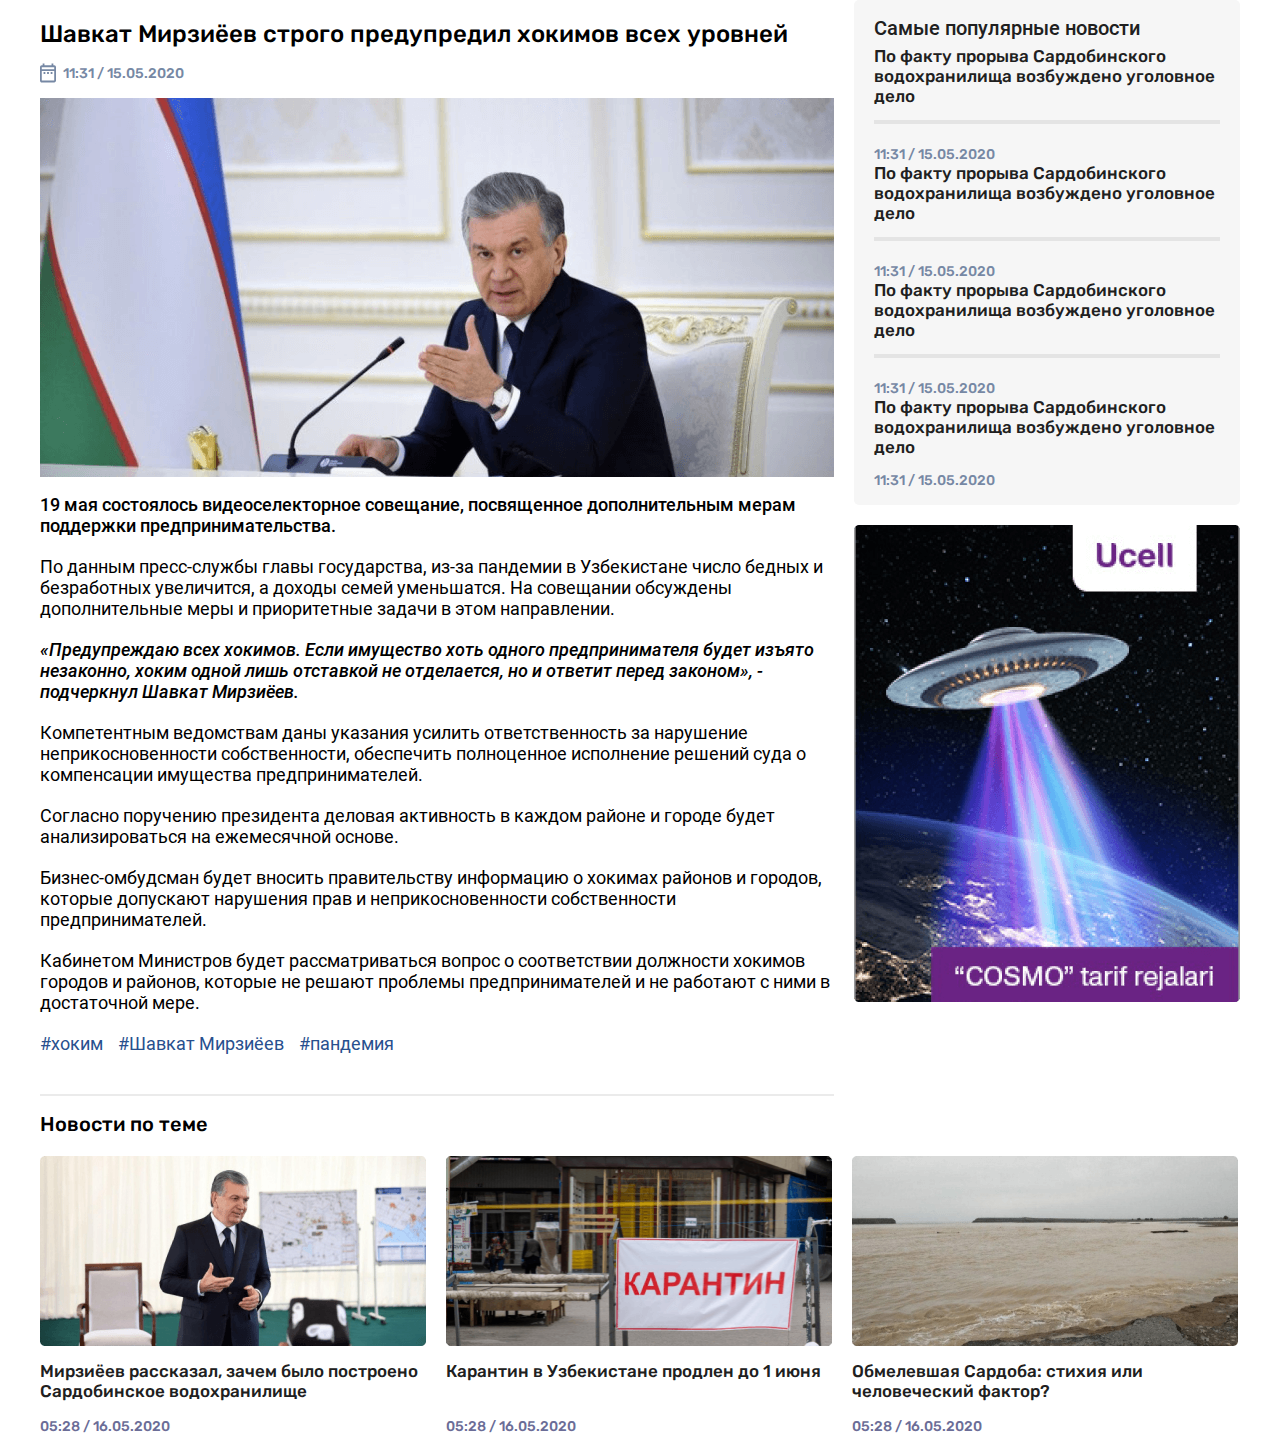
<file: index.html>
<!DOCTYPE html>
<html lang="en">

<head>
  <meta charset="UTF-8">
  <meta http-equiv="X-UA-Compatible" content="IE=edge">
  <meta name="viewport" content="width=device-width, initial-scale=1.0">
  <link rel="stylesheet" href="css/style.css">
  <title>Namanganliklar24</title>
</head>

<body>
  <main>
    <section class="post">
      <div class="main-section container">
        <div class="post-section ">
          <article class="post">
            <h2 class="post-heading">Шавкат Мирзиёев строго предупредил хокимов всех уровней</h2>
            <time class="post-time" datetime="2020-05-15T11:31">11:31 / 15.05.2020</time>
            <div class="post-img">
            </div>
            <div class="post-descripition">
              <p class="post-info-bold">
                19 мая состоялось видеоселекторное совещание, посвященное дополнительным мерам поддержки
                предпринимательства.
              </p>
              <p class="post-info">По данным пресс-службы главы государства, из-за пандемии в Узбекистане число бедных и
                безработных увеличится, а доходы семей уменьшатся. На совещании обсуждены дополнительные меры и
                приоритетные задачи в этом направлении.</p>
              <p class="post-info-bold post-info-italic">
                «Предупреждаю всех хокимов. Если имущество хоть одного предпринимателя будет изъято незаконно, хоким одной
                лишь отставкой не отделается, но и ответит перед законом», - подчеркнул Шавкат Мирзиёев.
              </p>
              <p class="post-info">
                Компетентным ведомствам даны указания усилить ответственность за нарушение неприкосновенности
                собственности, обеспечить полноценное исполнение решений суда о компенсации имущества предпринимателей.
              </p>
              <p class="post-info">
                Согласно поручению президента деловая активность в каждом районе и городе будет анализироваться на
                ежемесячной основе. </p>
              <p class="post-info">Бизнес-омбудсман будет вносить правительству информацию о хокимах районов и городов,
                которые допускают нарушения прав и неприкосновенности собственности предпринимателей.</p>
              <p class="post-info">
                Кабинетом Министров будет рассматриваться вопрос о соответствии должности хокимов городов и районов,
                которые не решают проблемы предпринимателей и не работают с ними в достаточной мере.
              </p>
            </div>
            <div class="post-hashtag">
              <ul class="hash-tag-list">
                <li class="hash-tag-item">
                  <a href="#" class="hash-tag-link">#хоким</a>
                </li>
                <li class="hash-tag-item">
                  <a href="#" class="hash-tag-link">#Шавкат Мирзиёев</a>
                </li>
                <li class="hash-tag-item">
                  <a href="#" class="hash-tag-link">#пандемия</a>
                </li>
              </ul>
            </div>
          </article>
        </div>
        <div class="right-section">
          <section class="important-news">
            <div class="important-news-box">
              <h3 class="important-news-heading">
                Cамые популярные новости
              </h3>
              <ul class="important-news-list">
                <li class="important-news-item">
                  <a  class="important-news-link"  href="#">
                    <p class="important-news-paragraph important-news-line">По факту прорыва Сардобинского водохранилища
                      возбуждено уголовное дело</p>
                    <time class="important-news-time" datetime="2020-05-15 23:31">11:31 / 15.05.2020</time>
                  </a>
                </li>
                <li class="important-news-item">
                  <a class="important-news-link" href="#">
                    <p class="important-news-paragraph important-news-line">По факту прорыва Сардобинского водохранилища
                      возбуждено уголовное дело</p>
                    <time class="important-news-time" datetime="2020-05-15 23:31">11:31 / 15.05.2020</time>
                  </a>
                </li>
                <li class="important-news-item">
                  <a class="important-news-link" href="#">
                    <p class="important-news-paragraph important-news-line">По факту прорыва Сардобинского водохранилища
                      возбуждено уголовное дело</p>
                    <time class="important-news-time" datetime="2020-05-15 23:31">11:31 / 15.05.2020</time>
                  </a>
                </li>
                <li class="important-news-item">
                  <p class="important-news-paragraph">По факту прорыва Сардобинского водохранилища
                    возбуждено уголовное дело</p>
                  <time class="important-news-time" datetime="2020-05-15 23:31">11:31 / 15.05.2020</time>
                </li>
              </ul>
            </div>
          </section>
          <a href="#" target="_blank"><img src="img/usel.png" alt="usel" width="386" height="477" srcset="img/usel.png 1x, img/usel@2x.png 2x"></a>
        </div>
      </div>
    </section>
  </main>


  <section class="related-news container">
    <!-- <div class="news-border"></div>/ -->

    <div class="site-news">
      <h2 class="site-news-h2">Новости по теме</h2>

      <div class="site-news-down">
        <ul class="site-news-icon">
          <li>
            <a class="site-news-icon-link" href="#">
              <img src="./img/prizdent-icon.png" alt="prezdent img" width="386" height="190">

            <h3 class="site-news-icon-h3">Мирзиёев рассказал, зачем было построено Сардобинское водохранилище</h3>
            <time class="site-news-icon-time" datetime="2020-05-16T17:28">05:28 / 16.05.2020</time>
          </a>
          </li>
        </ul>

        <ul class="site-news-icon">
          <li>
            <a class="site-news-icon-link" href="#">
              <img src="./img/karantin-icon.png" alt="prezdent img" width="386" height="190">
              <h3 class="site-news-icon-h3">Карантин в Узбекистане продлен до 1 июня</h3>
              <time class="site-news-icon-time" datetime="2020-05-16T17:28">05:28 / 16.05.2020</time>
            </a>
            </li>
        </ul>

        <ul class="site-news-icon">
          <li>
            <a class="site-news-icon-link" href="#">
              <img src="./img/sardoba-icon.png" alt="prezdent img" width="386" height="190">
              <h3 class="site-news-icon-h3">Обмелевшая Сардоба: стихия или человеческий фактор?</h3>
              <time class="site-news-icon-time" datetime="2020-05-16T17:28">05:28 / 16.05.2020</time>
            </a>
          </li>
        </ul>
      </div>
    </div>
  </section>

</body>

</html>
</file>
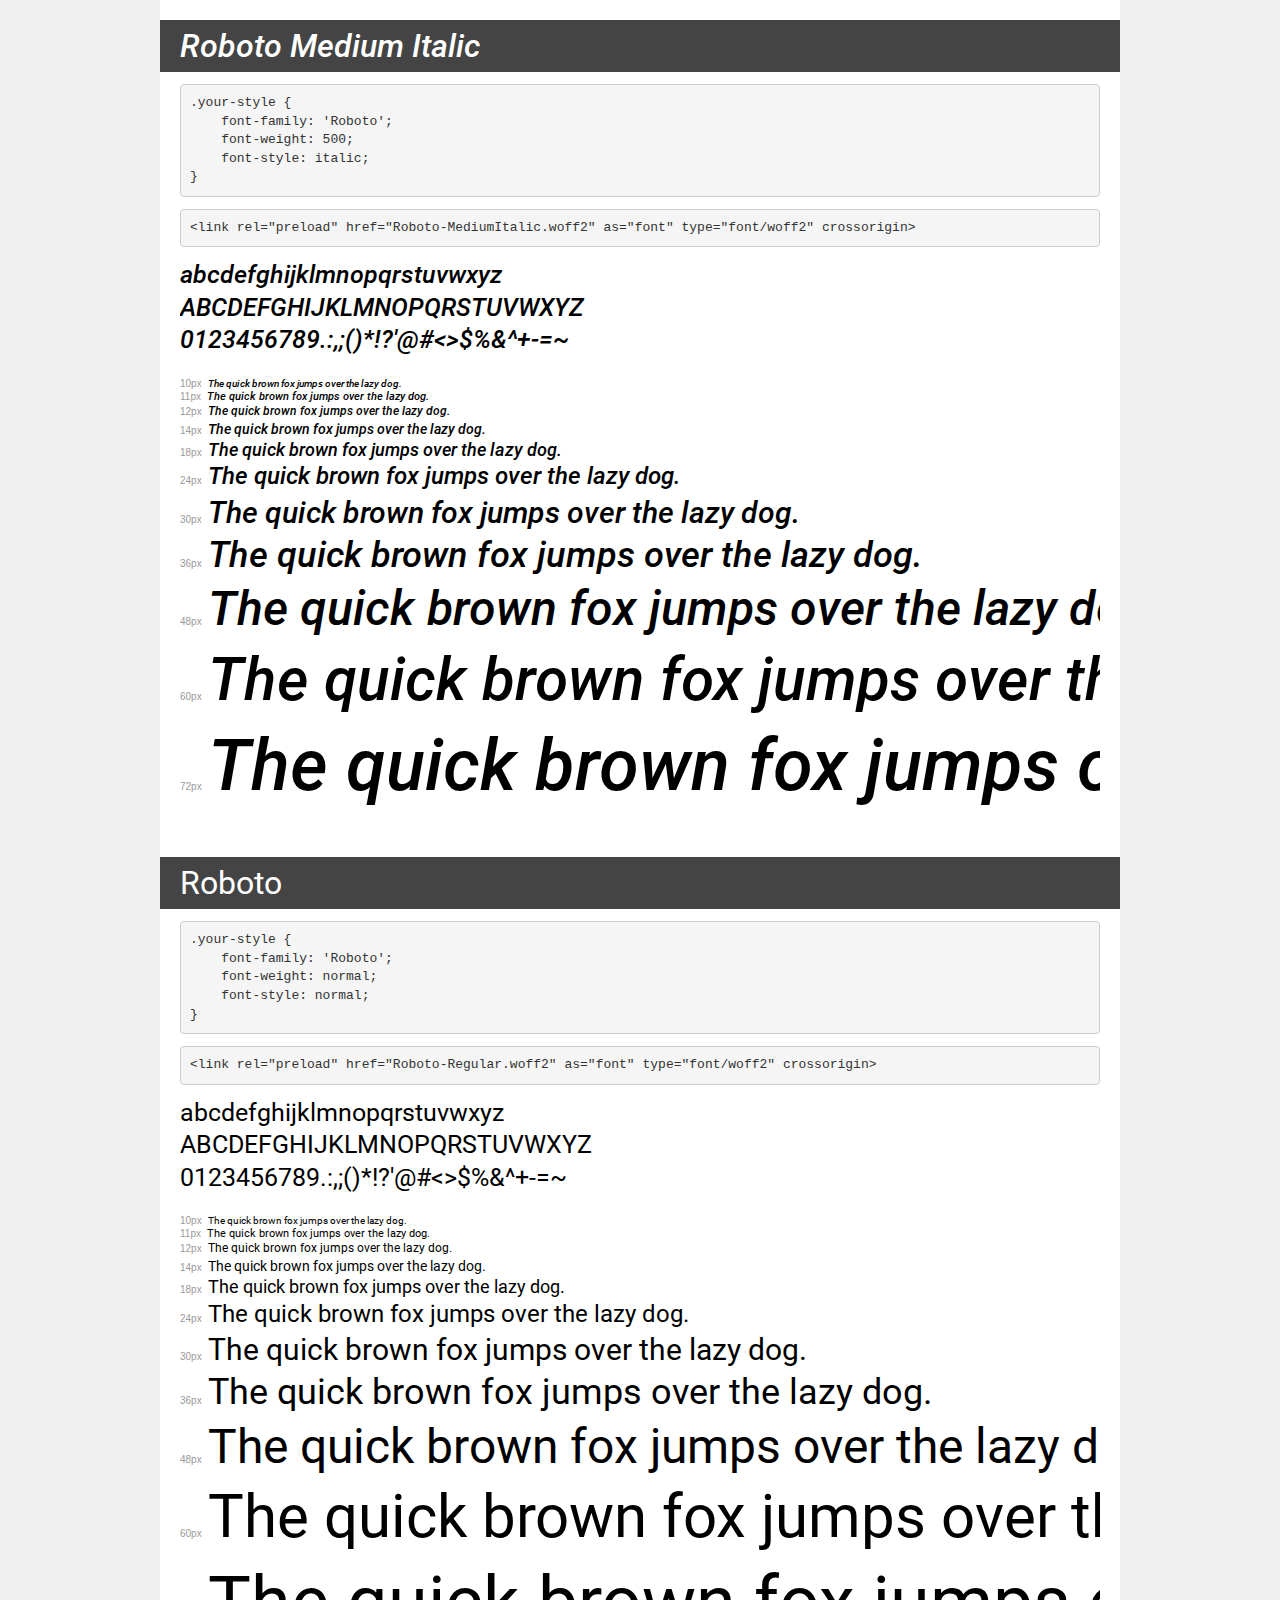
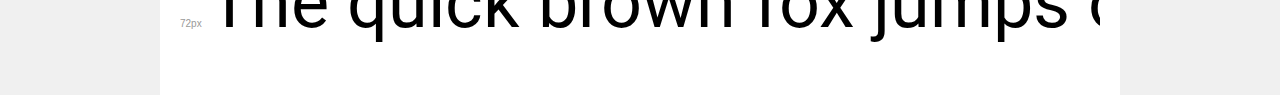
<file: fonts/demo.html>
<!DOCTYPE html>
<html lang="en">
<head>
    <meta charset="utf-8">
    <meta http-equiv="X-UA-Compatible" content="IE=edge">
    <meta name="viewport" content="width=device-width, initial-scale=1">
    <meta name="robots" content="noindex, noarchive">
    <meta name="format-detection" content="telephone=no">
    <title>Transfonter demo</title>
    <link href="stylesheet.css" rel="stylesheet">
    <style>
        /*
        http://meyerweb.com/eric/tools/css/reset/
        v2.0 | 20110126
        License: none (public domain)
        */
        html, body, div, span, applet, object, iframe,
        h1, h2, h3, h4, h5, h6, p, blockquote, pre,
        a, abbr, acronym, address, big, cite, code,
        del, dfn, em, img, ins, kbd, q, s, samp,
        small, strike, strong, sub, sup, tt, var,
        b, u, i, center,
        dl, dt, dd, ol, ul, li,
        fieldset, form, label, legend,
        table, caption, tbody, tfoot, thead, tr, th, td,
        article, aside, canvas, details, embed,
        figure, figcaption, footer, header, hgroup,
        menu, nav, output, ruby, section, summary,
        time, mark, audio, video {
            margin: 0;
            padding: 0;
            border: 0;
            font-size: 100%;
            font: inherit;
            vertical-align: baseline;
        }
        /* HTML5 display-role reset for older browsers */
        article, aside, details, figcaption, figure,
        footer, header, hgroup, menu, nav, section {
            display: block;
        }
        body {
            line-height: 1;
        }
        ol, ul {
            list-style: none;
        }
        blockquote, q {
            quotes: none;
        }
        blockquote:before, blockquote:after,
        q:before, q:after {
            content: '';
            content: none;
        }
        table {
            border-collapse: collapse;
            border-spacing: 0;
        }
        /* demo styles */
        body {
            background: #f0f0f0;
            color: #000;
        }
        .page {
            background: #fff;
            width: 920px;
            margin: 0 auto;
            padding: 20px 20px 0 20px;
            overflow: hidden;
        }
        .font-container {
            overflow-x: auto;
            overflow-y: hidden;
            margin-bottom: 40px;
            line-height: 1.3;
            white-space: nowrap;
            padding-bottom: 5px;
        }
        h1 {
            position: relative;
            background: #444;
            font-size: 32px;
            color: #fff;
            padding: 10px 20px;
            margin: 0 -20px 12px -20px;
        }
        .letters {
            font-size: 25px;
            margin-bottom: 20px;
        }
        .s10:before {
            content: '10px';
        }
        .s11:before {
            content: '11px';
        }
        .s12:before {
            content: '12px';
        }
        .s14:before {
            content: '14px';
        }
        .s18:before {
            content: '18px';
        }
        .s24:before {
            content: '24px';
        }
        .s30:before {
            content: '30px';
        }
        .s36:before {
            content: '36px';
        }
        .s48:before {
            content: '48px';
        }
        .s60:before {
            content: '60px';
        }
        .s72:before {
            content: '72px';
        }
        .s10:before, .s11:before, .s12:before, .s14:before,
        .s18:before, .s24:before, .s30:before, .s36:before,
        .s48:before, .s60:before, .s72:before {
            font-family: Arial, sans-serif;
            font-size: 10px;
            font-weight: normal;
            font-style: normal;
            color: #999;
            padding-right: 6px;
        }
        pre {
            display: block;
            padding: 9px;
            margin: 0 0 12px;
            font-family: Monaco, Menlo, Consolas, "Courier New", monospace;
            font-size: 13px;
            line-height: 1.428571429;
            color: #333;
            font-weight: normal;
            font-style: normal;
            background-color: #f5f5f5;
            border: 1px solid #ccc;
            overflow-x: auto;
            border-radius: 4px;
        }
        /* responsive */
        @media (max-width: 959px) {
            .page {
                width: auto;
                margin: 0;
            }
        }
    </style>
</head>
<body>
<div class="page">
    <div class="demo">
        <h1 style="font-family: 'Roboto'; font-weight: 500; font-style: italic;">Roboto Medium Italic</h1>
        <pre title="Usage">.your-style {
    font-family: 'Roboto';
    font-weight: 500;
    font-style: italic;
}</pre>
        <pre title="Preload (optional)">
&lt;link rel=&quot;preload&quot; href=&quot;Roboto-MediumItalic.woff2&quot; as=&quot;font&quot; type=&quot;font/woff2&quot; crossorigin&gt;</pre>
        <div class="font-container" style="font-family: 'Roboto'; font-weight: 500; font-style: italic;">
            <p class="letters">
                abcdefghijklmnopqrstuvwxyz<br>
ABCDEFGHIJKLMNOPQRSTUVWXYZ<br>
                0123456789.:,;()*!?'@#&lt;&gt;$%&^+-=~
            </p>
            <p class="s10" style="font-size: 10px;">The quick brown fox jumps over the lazy dog.</p>
            <p class="s11" style="font-size: 11px;">The quick brown fox jumps over the lazy dog.</p>
            <p class="s12" style="font-size: 12px;">The quick brown fox jumps over the lazy dog.</p>
            <p class="s14" style="font-size: 14px;">The quick brown fox jumps over the lazy dog.</p>
            <p class="s18" style="font-size: 18px;">The quick brown fox jumps over the lazy dog.</p>
            <p class="s24" style="font-size: 24px;">The quick brown fox jumps over the lazy dog.</p>
            <p class="s30" style="font-size: 30px;">The quick brown fox jumps over the lazy dog.</p>
            <p class="s36" style="font-size: 36px;">The quick brown fox jumps over the lazy dog.</p>
            <p class="s48" style="font-size: 48px;">The quick brown fox jumps over the lazy dog.</p>
            <p class="s60" style="font-size: 60px;">The quick brown fox jumps over the lazy dog.</p>
            <p class="s72" style="font-size: 72px;">The quick brown fox jumps over the lazy dog.</p>
        </div>
    </div>

    <div class="demo">
        <h1 style="font-family: 'Roboto'; font-weight: normal; font-style: normal;">Roboto</h1>
        <pre title="Usage">.your-style {
    font-family: 'Roboto';
    font-weight: normal;
    font-style: normal;
}</pre>
        <pre title="Preload (optional)">
&lt;link rel=&quot;preload&quot; href=&quot;Roboto-Regular.woff2&quot; as=&quot;font&quot; type=&quot;font/woff2&quot; crossorigin&gt;</pre>
        <div class="font-container" style="font-family: 'Roboto'; font-weight: normal; font-style: normal;">
            <p class="letters">
                abcdefghijklmnopqrstuvwxyz<br>
ABCDEFGHIJKLMNOPQRSTUVWXYZ<br>
                0123456789.:,;()*!?'@#&lt;&gt;$%&^+-=~
            </p>
            <p class="s10" style="font-size: 10px;">The quick brown fox jumps over the lazy dog.</p>
            <p class="s11" style="font-size: 11px;">The quick brown fox jumps over the lazy dog.</p>
            <p class="s12" style="font-size: 12px;">The quick brown fox jumps over the lazy dog.</p>
            <p class="s14" style="font-size: 14px;">The quick brown fox jumps over the lazy dog.</p>
            <p class="s18" style="font-size: 18px;">The quick brown fox jumps over the lazy dog.</p>
            <p class="s24" style="font-size: 24px;">The quick brown fox jumps over the lazy dog.</p>
            <p class="s30" style="font-size: 30px;">The quick brown fox jumps over the lazy dog.</p>
            <p class="s36" style="font-size: 36px;">The quick brown fox jumps over the lazy dog.</p>
            <p class="s48" style="font-size: 48px;">The quick brown fox jumps over the lazy dog.</p>
            <p class="s60" style="font-size: 60px;">The quick brown fox jumps over the lazy dog.</p>
            <p class="s72" style="font-size: 72px;">The quick brown fox jumps over the lazy dog.</p>
        </div>
    </div>

</div>
</body>
</html>
</file>
<file: css/style.css>
@font-face {
  font-family: "Roboto";
  src: url("../fonts/Roboto-Medium.woff2") format("woff2"),
    url("../fonts/Roboto-Medium.woff") format("woff");
  font-weight: 500;
  font-style: normal;
  font-display: swap;
}
@font-face {
  font-family: "Roboto";
  src: url("../fonts/Roboto-MediumItalic.woff2") format("woff2"),
    url("../fonts/Roboto-MediumItalic.woff") format("woff");
  font-weight: 500;
  font-style: italic;
  font-display: swap;
}

@font-face {
  font-family: "Roboto";
  src: url("../fonts/Roboto-Regular.woff2") format("woff2"),
    url("../fonts/Roboto-Regular.woff") format("woff");
  font-weight: normal;
  font-style: normal;
  font-display: swap;
}


@font-face {
  font-family: "Rubik";
  src: url("../fonts/Rubik-Medium.woff2") format("woff2"),
    url("../fonts/Rubik-Medium.woff") format("woff");
  font-weight: 500;
  font-style: normal;
  font-display: swap;
}


html {
  box-sizing: border-box;
}

*,
*::before,
*::after {
  box-sizing: inherit;
  margin: 0;
}

.container {
  max-width: 1250px;
  padding-left: 25px;
  padding-right: 25px;
  margin-left: auto;
  margin-right: auto;
}

body {
  background-color: #fff;
  font-family: Roboto;
  font-size: 18px;
  line-height: 21px;
  color: #000000;
}

.post-section {
  padding-top: 20px;
  padding-bottom: 20px;
}

.container {}

.main-section{
  display: flex;
}
.post {}

.post-heading {
  font-family: Rubik;
  font-style: normal;
  font-weight: 500;
  font-size: 24px;
  line-height: 28px;
  color: #000000;
  margin-bottom: 15px;
}

.post-time {
  font-family: Rubik;
  font-style: normal;
  font-weight: normal;
  font-size: 14px;
  line-height: 17px;
  color: #7688A4;
  display: flex;
  margin-bottom: 15px;
  align-items: center;
  /* margin-left: 10px; */
}

.post-time::before {
  content: "";
  display: block;
  width: 18px;
  height: 20px;
  background-image: url(../img/date.svg);
  background-repeat: no-repeat;
  background-size: contain;
  margin-right: 5px;
}

.post-img {
  background-image: url(../img/prisident.png);
  width: 794px;
  height: 379px;
  background-repeat: no-repeat;
  background-size: contain;
}
.post-descripition {
  width: 794px;
  margin-top: 17px;
}
.post-info {
  font-family: Roboto;
  font-size: 18px;
  line-height: 21px;
  font-weight: 400;
  color: #000000;
  margin-bottom: 20px;
}

.post-info-bold{
font-family: Roboto;
font-style: normal;
font-weight: 500;
font-size: 18px;
line-height: 21px;
color: #000000;
margin-bottom: 20px;
}

.post-info-italic{
  font-family: 'Roboto';
  font-style: italic;
}


.hash-tag-list{
  list-style: none;
  display: flex;
  margin: 0;
  padding: 0;
}
.hash-tag-link {
  display: inline-block;
  text-decoration: none;
  margin-right: 15px;
  color: #28508E;
}

/* right post section */
.right-section {
  /* display: block; */
  margin-left: 20px;
  width: 386px;

}

.important-news {
  margin-bottom: 20px;
}

.important-news-box {
  display: block;
  width: 386px;
  background-color: #f6f6f6;
  border-radius: 5px;
  padding: 16px 20px;
}

.important-news-link{
  text-decoration: none;
}
.important-news-heading {
  font-weight: 500;
  font-size: 20px;
  line-height: 24px;
  color: #202020;
  padding: 0;
  margin: 0;
  margin-bottom: 6px;
}

.important-news-list {
  list-style: none;
  padding: 0;
  margin: 0;
}

.important-news-item {}

.important-news-paragraph {
  font-family: "Rubik", "Arial", sans-serif;
  font-style: 400;
  font-weight: normal;
  font-size: 17px;
  line-height: 20px;
  color: #202020;
  padding: 0;
  margin: 0;
  margin-bottom: 11px;
}

.important-news-time {
  font-family: "Rubik", "Arial", sans-serif;
  font-style: 400;
  font-weight: normal;
  font-size: 14px;
  line-height: 17px;
  color: #7688A4;

}

.important-news-line::after {
  display: block;
  height: 4px;
  background-color: #e4e4e4;
  margin-top: 14px;
  margin-bottom: 18px;
  content: "";
}


/* site related news */
.site-news::before {
  content: "";
  display: block;
  width: 794px;
  height: 2px;
  background-color: #EBEBEB;
  margin-top: 20px;
  margin-bottom: 16px;
}

.site-news-h2 {
  font-family: 'Rubik', sans-serif;
  font-style: normal;
  font-weight: 500;
  font-size: 20px;
  line-height: 24px;
  margin-bottom: 20px;
  color: #000000;
}

.site-news-down {
  display: flex;
  /* justify-content: space-between; */
  /* margin-left: 20px; */
}

.site-news-icon {
  margin: 0;
  padding: 0;
  list-style: none;
  margin-right: 20px;
}

.site-news-icon-h3 {
  width: 380px;
  height: 42px;
  margin-top: 11px;
  margin-bottom: 11px;
  font-family: 'Rubik', sans-serif;
  font-style: normal;
  font-weight: 500;
  font-size: 17px;
  line-height: 20px;

  color: #202020;
}

.site-news-icon-time {
  font-family: 'Rubik', sans-serif;
  font-style: normal;
  font-weight: normal;
  font-size: 14px;
  line-height: 17px;

  color: #6B6D97;
}


.site-news-icon-link{
  text-decoration: none;
}
</file>
<file: fonts/stylesheet.css>
@font-face {
    font-family: 'Roboto';
    src: url('Roboto-MediumItalic.woff2') format('woff2'),
        url('Roboto-MediumItalic.woff') format('woff');
    font-weight: 500;
    font-style: italic;
    font-display: swap;
}

@font-face {
    font-family: 'Roboto';
    src: url('Roboto-Regular.woff2') format('woff2'),
        url('Roboto-Regular.woff') format('woff');
    font-weight: normal;
    font-style: normal;
    font-display: swap;
}
</file>
